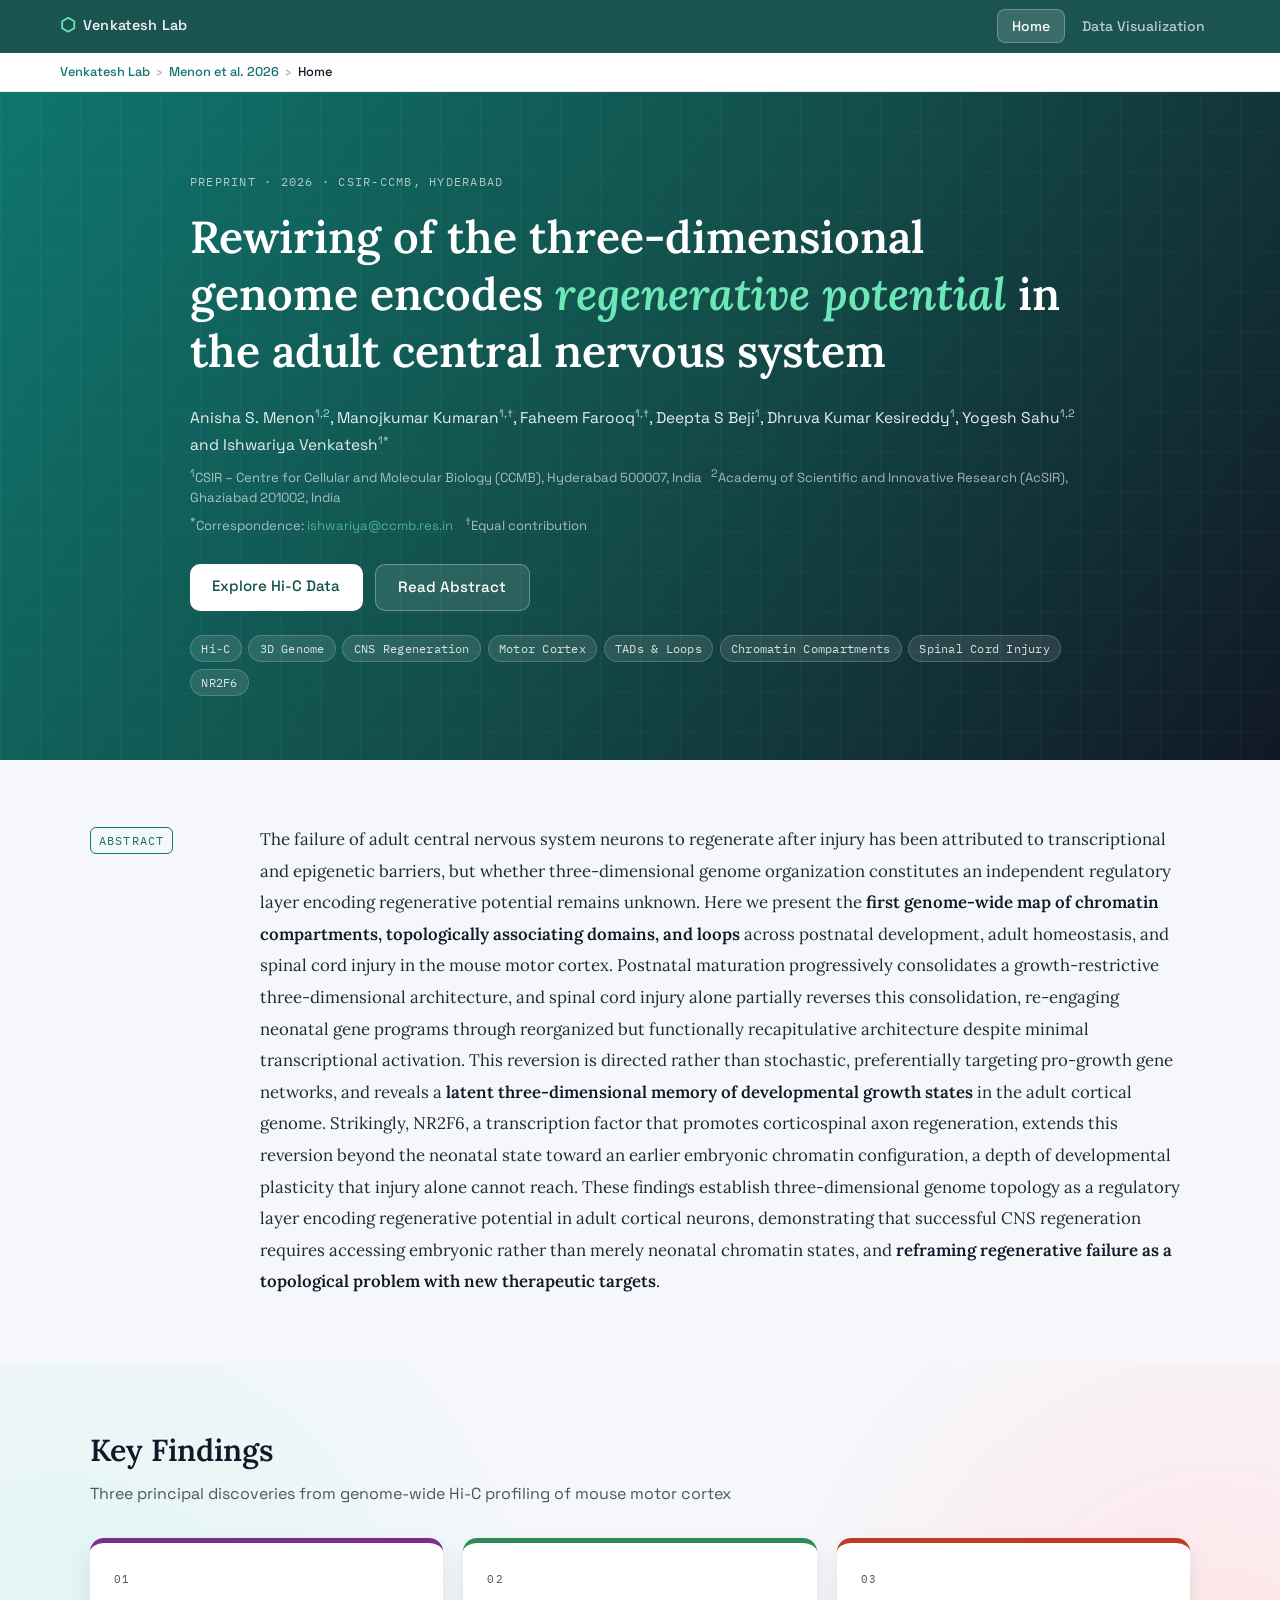
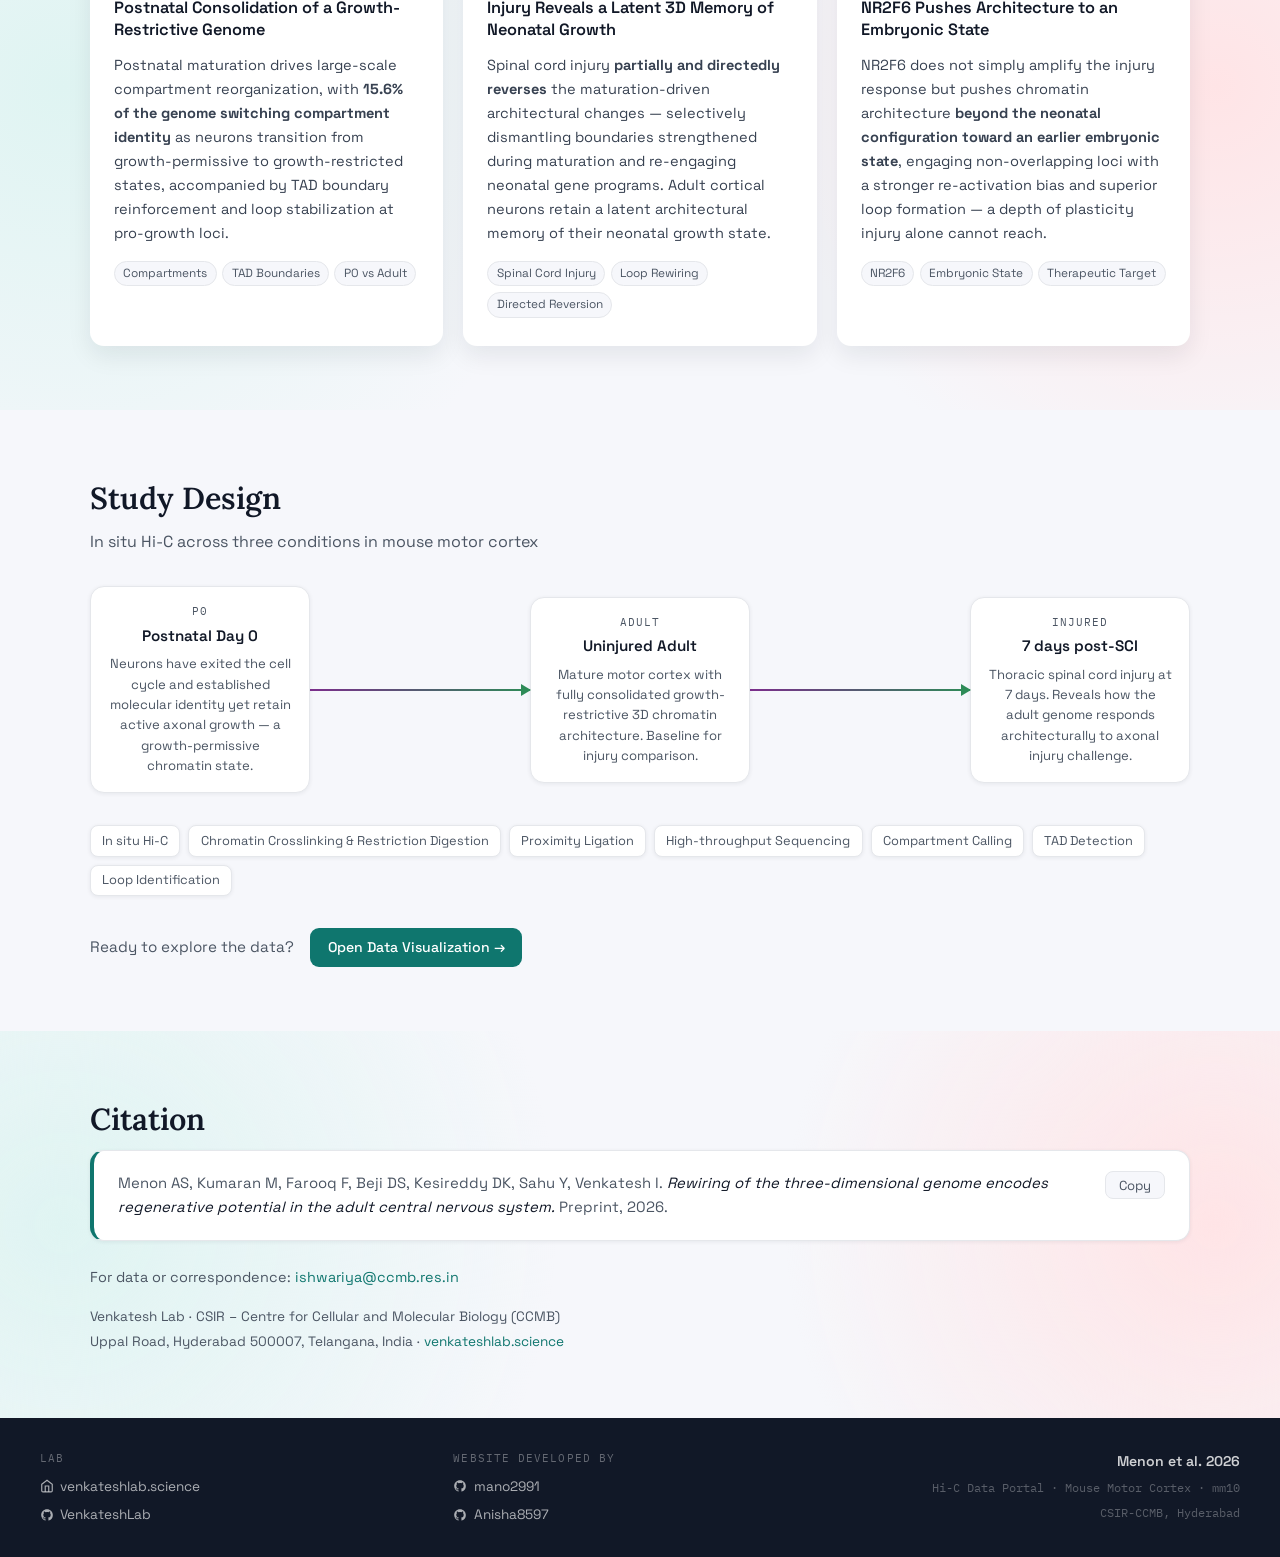
<file: index.html>
<!doctype html>
<html lang="en">
<head>
  <meta charset="UTF-8" />
  <meta name="viewport" content="width=device-width, initial-scale=1.0" />
  <title>Menon et al. 2026 — 3D Genome &amp; CNS Regeneration</title>
  <link rel="preconnect" href="https://fonts.googleapis.com" />
  <link rel="preconnect" href="https://fonts.gstatic.com" crossorigin />
  <link href="https://fonts.googleapis.com/css2?family=Space+Grotesk:wght@300;400;500;600;700&family=IBM+Plex+Mono:wght@400;600&family=Lora:ital,wght@0,400;0,600;1,400&display=swap" rel="stylesheet" />
  <link rel="stylesheet" href="styles.css" />
</head>
<body>

  <!-- ── TOPNAV ── -->
  <nav class="topnav">
    <div class="topnav-inner">
      <a href="https://venkateshlab.science/" target="_blank" rel="noopener" class="nav-lab-link">
        <span class="nav-lab-icon">⬡</span>
        <span class="nav-lab-name">Venkatesh Lab</span>
      </a>
      <ul class="nav-links">
        <li><a href="index.html" class="nav-tab active">Home</a></li>
        <li><a href="data.html" class="nav-tab">Data Visualization</a></li>
      </ul>
    </div>
  </nav>

  <!-- ── BREADCRUMB ── -->
  <div class="breadcrumb-bar">
    <div class="breadcrumb-inner">
      <a href="https://venkateshlab.science/" target="_blank" rel="noopener">Venkatesh Lab</a>
      <span class="bc-sep">›</span>
      <a href="index.html">Menon et al. 2026</a>
      <span class="bc-sep">›</span>
      <span class="bc-current">Home</span>
    </div>
  </div>

  <!-- ── HERO ── -->
  <header class="hero" id="home">
    <div class="hero-bg-grid"></div>
    <div class="hero-inner">
      <p class="eyebrow">Preprint · 2026 · CSIR-CCMB, Hyderabad</p>
      <h1 class="hero-title">
        Rewiring of the three-dimensional genome encodes
        <em>regenerative potential</em> in the adult central nervous system
      </h1>

      <p class="authors">
        Anisha&nbsp;S.&nbsp;Menon<sup>1,2</sup>,
        Manojkumar&nbsp;Kumaran<sup>1,†</sup>,
        Faheem&nbsp;Farooq<sup>1,†</sup>,
        Deepta&nbsp;S&nbsp;Beji<sup>1</sup>,
        Dhruva&nbsp;Kumar&nbsp;Kesireddy<sup>1</sup>,
        Yogesh&nbsp;Sahu<sup>1,2</sup>
        and Ishwariya&nbsp;Venkatesh<sup>1</sup><sup>*</sup>
      </p>

      <p class="affiliations">
        <sup>1</sup>CSIR – Centre for Cellular and Molecular Biology (CCMB), Hyderabad 500007, India&nbsp;&nbsp;
        <sup>2</sup>Academy of Scientific and Innovative Research (AcSIR), Ghaziabad 201002, India
      </p>
      <p class="affiliations">
        <sup>*</sup>Correspondence: <a href="mailto:ishwariya@ccmb.res.in" class="email-link">ishwariya@ccmb.res.in</a>
        &nbsp;&nbsp;
        <sup>†</sup>Equal contribution
      </p>

      <div class="hero-actions">
        <a href="data.html" class="hero-btn hero-btn-primary">Explore Hi-C Data</a>
        <a href="#abstract" class="hero-btn hero-btn-secondary">Read Abstract</a>
      </div>

      <div class="pill-row">
        <span class="pill">Hi-C</span>
        <span class="pill">3D Genome</span>
        <span class="pill">CNS Regeneration</span>
        <span class="pill">Motor Cortex</span>
        <span class="pill">TADs &amp; Loops</span>
        <span class="pill">Chromatin Compartments</span>
        <span class="pill">Spinal Cord Injury</span>
        <span class="pill">NR2F6</span>
      </div>
    </div>
  </header>

  <main>

    <!-- ── ABSTRACT ── -->
    <section class="section-wrap" id="abstract">
      <div class="section-inner two-col">
        <div class="col-label">
          <span class="section-tag">Abstract</span>
        </div>
        <div class="col-body">
          <p class="abstract-text">
            The failure of adult central nervous system neurons to regenerate after injury has been
            attributed to transcriptional and epigenetic barriers, but whether three-dimensional genome
            organization constitutes an independent regulatory layer encoding regenerative potential
            remains unknown. Here we present the <strong>first genome-wide map of chromatin compartments,
            topologically associating domains, and loops</strong> across postnatal development, adult
            homeostasis, and spinal cord injury in the mouse motor cortex. Postnatal maturation
            progressively consolidates a growth-restrictive three-dimensional architecture, and spinal cord
            injury alone partially reverses this consolidation, re-engaging neonatal gene programs through
            reorganized but functionally recapitulative architecture despite minimal transcriptional
            activation. This reversion is directed rather than stochastic, preferentially targeting
            pro-growth gene networks, and reveals a <strong>latent three-dimensional memory of
            developmental growth states</strong> in the adult cortical genome. Strikingly, NR2F6, a
            transcription factor that promotes corticospinal axon regeneration, extends this reversion
            beyond the neonatal state toward an earlier embryonic chromatin configuration, a depth of
            developmental plasticity that injury alone cannot reach. These findings establish
            three-dimensional genome topology as a regulatory layer encoding regenerative potential in
            adult cortical neurons, demonstrating that successful CNS regeneration requires accessing
            embryonic rather than merely neonatal chromatin states, and <strong>reframing regenerative
            failure as a topological problem with new therapeutic targets</strong>.
          </p>
        </div>
      </div>
    </section>

    <!-- ── KEY FINDINGS ── -->
    <section class="section-wrap alt-bg" id="findings">
      <div class="section-inner">
        <h2 class="section-title">Key Findings</h2>
        <p class="section-subtitle">Three principal discoveries from genome-wide Hi-C profiling of mouse motor cortex</p>

        <div class="findings-grid">

          <article class="finding-card finding-card-1">
            <div class="finding-number">01</div>
            <h3>Postnatal Consolidation of a Growth-Restrictive Genome</h3>
            <p>
              Postnatal maturation drives large-scale compartment reorganization, with
              <strong>15.6% of the genome switching compartment identity</strong> as neurons
              transition from growth-permissive to growth-restricted states, accompanied by
              TAD boundary reinforcement and loop stabilization at pro-growth loci.
            </p>
            <div class="finding-tags">
              <span>Compartments</span><span>TAD Boundaries</span><span>P0 vs Adult</span>
            </div>
          </article>

          <article class="finding-card finding-card-2">
            <div class="finding-number">02</div>
            <h3>Injury Reveals a Latent 3D Memory of Neonatal Growth</h3>
            <p>
              Spinal cord injury <strong>partially and directedly reverses</strong> the
              maturation-driven architectural changes — selectively dismantling boundaries
              strengthened during maturation and re-engaging neonatal gene programs.
              Adult cortical neurons retain a latent architectural memory of their neonatal
              growth state.
            </p>
            <div class="finding-tags">
              <span>Spinal Cord Injury</span><span>Loop Rewiring</span><span>Directed Reversion</span>
            </div>
          </article>

          <article class="finding-card finding-card-3">
            <div class="finding-number">03</div>
            <h3>NR2F6 Pushes Architecture to an Embryonic State</h3>
            <p>
              NR2F6 does not simply amplify the injury response but pushes chromatin
              architecture <strong>beyond the neonatal configuration toward an earlier
              embryonic state</strong>, engaging non-overlapping loci with a stronger
              re-activation bias and superior loop formation — a depth of plasticity
              injury alone cannot reach.
            </p>
            <div class="finding-tags">
              <span>NR2F6</span><span>Embryonic State</span><span>Therapeutic Target</span>
            </div>
          </article>

        </div>
      </div>
    </section>

    <!-- ── STUDY DESIGN ── -->
    <section class="section-wrap" id="design">
      <div class="section-inner">
        <h2 class="section-title">Study Design</h2>
        <p class="section-subtitle">In situ Hi-C across three conditions in mouse motor cortex</p>

        <div class="design-timeline">
          <div class="timeline-item tl-p0">
            <div class="tl-card">
              <p class="tl-label">P0</p>
              <p class="tl-title">Postnatal Day 0</p>
              <p class="tl-desc">Neurons have exited the cell cycle and established molecular identity yet retain active axonal growth — a growth-permissive chromatin state.</p>
            </div>
          </div>
          <div class="timeline-connector"></div>
          <div class="timeline-item tl-adult">
            <div class="tl-card">
              <p class="tl-label">Adult</p>
              <p class="tl-title">Uninjured Adult</p>
              <p class="tl-desc">Mature motor cortex with fully consolidated growth-restrictive 3D chromatin architecture. Baseline for injury comparison.</p>
            </div>
          </div>
          <div class="timeline-connector"></div>
          <div class="timeline-item tl-injured">
            <div class="tl-card">
              <p class="tl-label">Injured</p>
              <p class="tl-title">7 days post-SCI</p>
              <p class="tl-desc">Thoracic spinal cord injury at 7 days. Reveals how the adult genome responds architecturally to axonal injury challenge.</p>
            </div>
          </div>
        </div>

        <div class="methods-row">
          <div class="method-badge">In situ Hi-C</div>
          <div class="method-badge">Chromatin Crosslinking &amp; Restriction Digestion</div>
          <div class="method-badge">Proximity Ligation</div>
          <div class="method-badge">High-throughput Sequencing</div>
          <div class="method-badge">Compartment Calling</div>
          <div class="method-badge">TAD Detection</div>
          <div class="method-badge">Loop Identification</div>
        </div>

        <div class="data-cta">
          <p>Ready to explore the data?</p>
          <a href="data.html" class="data-cta-btn">Open Data Visualization →</a>
        </div>
      </div>
    </section>

    <!-- ── CITATION ── -->
    <section class="section-wrap alt-bg" id="citation">
      <div class="section-inner">
        <h2 class="section-title">Citation</h2>
        <div class="citation-box">
          <p class="citation-text">
            Menon AS, Kumaran M, Farooq F, Beji DS, Kesireddy DK, Sahu Y, Venkatesh I.
            <em>Rewiring of the three-dimensional genome encodes regenerative potential in the adult central nervous system.</em>
            Preprint, 2026.
          </p>
          <button class="copy-btn" onclick="
            navigator.clipboard.writeText('Menon AS, Kumaran M, Farooq F, Beji DS, Kesireddy DK, Sahu Y, Venkatesh I. Rewiring of the three-dimensional genome encodes regenerative potential in the adult central nervous system. Preprint, 2026.')
              .then(()=>{this.textContent='Copied!';setTimeout(()=>this.textContent='Copy',1800)})
              .catch(()=>{})
          ">Copy</button>
        </div>

        <div class="contact-row">
          <p>For data or correspondence: <a href="mailto:ishwariya@ccmb.res.in">ishwariya@ccmb.res.in</a></p>
          <p class="affil-full">
            Venkatesh Lab · CSIR – Centre for Cellular and Molecular Biology (CCMB)<br>
            Uppal Road, Hyderabad 500007, Telangana, India ·
            <a href="https://venkateshlab.science/" target="_blank" rel="noopener">venkateshlab.science</a>
          </p>
        </div>
      </div>
    </section>

  </main>

  <!-- ── FOOTER ── -->
  <footer class="site-footer">
    <div class="footer-inner">
      <div class="footer-top">
        <div class="footer-col">
          <p class="footer-label">Lab</p>
          <a href="https://venkateshlab.science/" target="_blank" rel="noopener" class="footer-link">
            <svg width="14" height="14" viewBox="0 0 24 24" fill="none" stroke="currentColor" stroke-width="2"><path d="M3 9l9-7 9 7v11a2 2 0 01-2 2H5a2 2 0 01-2-2z"/><polyline points="9 22 9 12 15 12 15 22"/></svg>
            venkateshlab.science
          </a>
          <a href="https://github.com/VenkateshLab" target="_blank" rel="noopener" class="footer-link">
            <svg width="14" height="14" viewBox="0 0 24 24" fill="currentColor"><path d="M12 2C6.477 2 2 6.484 2 12.017c0 4.425 2.865 8.18 6.839 9.504.5.092.682-.217.682-.483 0-.237-.008-.868-.013-1.703-2.782.605-3.369-1.343-3.369-1.343-.454-1.158-1.11-1.466-1.11-1.466-.908-.62.069-.608.069-.608 1.003.07 1.531 1.032 1.531 1.032.892 1.53 2.341 1.088 2.91.832.092-.647.35-1.088.636-1.338-2.22-.253-4.555-1.113-4.555-4.951 0-1.093.39-1.988 1.029-2.688-.103-.253-.446-1.272.098-2.65 0 0 .84-.27 2.75 1.026A9.564 9.564 0 0112 6.844c.85.004 1.705.115 2.504.337 1.909-1.296 2.747-1.027 2.747-1.027.546 1.379.202 2.398.1 2.651.64.7 1.028 1.595 1.028 2.688 0 3.848-2.339 4.695-4.566 4.943.359.309.678.92.678 1.855 0 1.338-.012 2.419-.012 2.747 0 .268.18.58.688.482A10.019 10.019 0 0022 12.017C22 6.484 17.522 2 12 2z"/></svg>
            VenkateshLab
          </a>
        </div>
        <div class="footer-col">
          <p class="footer-label">Website developed by</p>
          <a href="https://github.com/mano2991" target="_blank" rel="noopener" class="footer-link">
            <svg width="14" height="14" viewBox="0 0 24 24" fill="currentColor"><path d="M12 2C6.477 2 2 6.484 2 12.017c0 4.425 2.865 8.18 6.839 9.504.5.092.682-.217.682-.483 0-.237-.008-.868-.013-1.703-2.782.605-3.369-1.343-3.369-1.343-.454-1.158-1.11-1.466-1.11-1.466-.908-.62.069-.608.069-.608 1.003.07 1.531 1.032 1.531 1.032.892 1.53 2.341 1.088 2.91.832.092-.647.35-1.088.636-1.338-2.22-.253-4.555-1.113-4.555-4.951 0-1.093.39-1.988 1.029-2.688-.103-.253-.446-1.272.098-2.65 0 0 .84-.27 2.75 1.026A9.564 9.564 0 0112 6.844c.85.004 1.705.115 2.504.337 1.909-1.296 2.747-1.027 2.747-1.027.546 1.379.202 2.398.1 2.651.64.7 1.028 1.595 1.028 2.688 0 3.848-2.339 4.695-4.566 4.943.359.309.678.92.678 1.855 0 1.338-.012 2.419-.012 2.747 0 .268.18.58.688.482A10.019 10.019 0 0022 12.017C22 6.484 17.522 2 12 2z"/></svg>
            mano2991
          </a>
          <a href="https://github.com/Anisha8597" target="_blank" rel="noopener" class="footer-link">
            <svg width="14" height="14" viewBox="0 0 24 24" fill="currentColor"><path d="M12 2C6.477 2 2 6.484 2 12.017c0 4.425 2.865 8.18 6.839 9.504.5.092.682-.217.682-.483 0-.237-.008-.868-.013-1.703-2.782.605-3.369-1.343-3.369-1.343-.454-1.158-1.11-1.466-1.11-1.466-.908-.62.069-.608.069-.608 1.003.07 1.531 1.032 1.531 1.032.892 1.53 2.341 1.088 2.91.832.092-.647.35-1.088.636-1.338-2.22-.253-4.555-1.113-4.555-4.951 0-1.093.39-1.988 1.029-2.688-.103-.253-.446-1.272.098-2.65 0 0 .84-.27 2.75 1.026A9.564 9.564 0 0112 6.844c.85.004 1.705.115 2.504.337 1.909-1.296 2.747-1.027 2.747-1.027.546 1.379.202 2.398.1 2.651.64.7 1.028 1.595 1.028 2.688 0 3.848-2.339 4.695-4.566 4.943.359.309.678.92.678 1.855 0 1.338-.012 2.419-.012 2.747 0 .268.18.58.688.482A10.019 10.019 0 0022 12.017C22 6.484 17.522 2 12 2z"/></svg>
            Anisha8597
          </a>
        </div>
        <div class="footer-col footer-col-right">
          <p class="footer-paper">Menon et al. 2026</p>
          <p class="footer-muted">Hi-C Data Portal · Mouse Motor Cortex · mm10</p>
          <p class="footer-muted">CSIR-CCMB, Hyderabad</p>
        </div>
      </div>
    </div>
  </footer>

</body>
</html>
</file>
<file: styles.css>
/* ── TOKENS ── */
:root {
  --bg: #f6f7fb;
  --paper: #ffffff;
  --ink: #111827;
  --muted: #4b5563;
  --line: #e5e7eb;
  --accent: #0f766e;
  --accent-dark: #134e4a;
  --p0-color: #7B2D8B;
  --adult-color: #2E8B57;
  --injured-color: #C0392B;
  --shadow-sm: 0 1px 4px rgba(17,24,39,0.07);
  --shadow: 0 10px 25px rgba(17,24,39,0.08);
  --shadow-lg: 0 20px 50px rgba(17,24,39,0.12);
  --radius: 14px;
}

* { box-sizing: border-box; }
html { scroll-behavior: smooth; }

body {
  margin: 0;
  font-family: "Space Grotesk", sans-serif;
  color: var(--ink);
  background: var(--bg);
  line-height: 1.6;
}

/* ════════════════════════════════════════
   TOPNAV
════════════════════════════════════════ */
.topnav {
  position: sticky;
  top: 0;
  z-index: 100;
  background: rgba(19,78,74,0.97);
  backdrop-filter: blur(8px);
  border-bottom: 1px solid rgba(255,255,255,0.08);
}

.topnav-inner {
  max-width: 1200px;
  margin: 0 auto;
  padding: 0 1.25rem;
  display: flex;
  align-items: center;
  justify-content: space-between;
  height: 52px;
}

/* Lab link on the left */
.nav-lab-link {
  display: flex;
  align-items: center;
  gap: 0.45rem;
  text-decoration: none;
  color: rgba(255,255,255,0.9);
  font-weight: 600;
  font-size: 0.9rem;
  transition: opacity 0.15s;
}
.nav-lab-link:hover { opacity: 0.75; }

.nav-lab-icon {
  font-size: 1.1rem;
  color: #6ee7b7;
  line-height: 1;
}

.nav-lab-name { letter-spacing: 0.01em; }

/* Tabs on the right */
.nav-links {
  list-style: none;
  margin: 0;
  padding: 0;
  display: flex;
  align-items: center;
  gap: 0.2rem;
}

.nav-tab {
  display: inline-block;
  text-decoration: none;
  color: rgba(255,255,255,0.7);
  font-size: 0.875rem;
  font-weight: 500;
  padding: 0.3rem 0.85rem;
  border-radius: 8px;
  border: 1px solid transparent;
  transition: background 0.15s, color 0.15s, border-color 0.15s;
}

.nav-tab:hover {
  background: rgba(255,255,255,0.1);
  color: #fff;
}

.nav-tab.active {
  background: rgba(255,255,255,0.15);
  color: #fff;
  border-color: rgba(255,255,255,0.25);
}

/* ════════════════════════════════════════
   BREADCRUMB
════════════════════════════════════════ */
.breadcrumb-bar {
  background: var(--paper);
  border-bottom: 1px solid var(--line);
}

.breadcrumb-inner {
  max-width: 1200px;
  margin: 0 auto;
  padding: 0.5rem 1.25rem;
  display: flex;
  align-items: center;
  gap: 0.4rem;
  font-size: 0.8rem;
  color: var(--muted);
  flex-wrap: wrap;
}

.breadcrumb-inner a {
  color: var(--accent);
  text-decoration: none;
  font-weight: 500;
}
.breadcrumb-inner a:hover { text-decoration: underline; }

.bc-sep { color: #9ca3af; font-size: 0.85rem; }

.bc-current {
  color: var(--ink);
  font-weight: 500;
}

/* ════════════════════════════════════════
   HERO (index.html)
════════════════════════════════════════ */
.hero {
  position: relative;
  background: linear-gradient(125deg, #0f766e 0%, #134e4a 50%, #111827 100%);
  color: #fff;
  padding: 5rem 1.25rem 4rem;
  overflow: hidden;
}

.hero-bg-grid {
  position: absolute;
  inset: 0;
  background-image:
    linear-gradient(rgba(255,255,255,0.03) 1px, transparent 1px),
    linear-gradient(90deg, rgba(255,255,255,0.03) 1px, transparent 1px);
  background-size: 40px 40px;
  pointer-events: none;
}

.hero-inner {
  position: relative;
  max-width: 900px;
  margin: 0 auto;
}

.eyebrow {
  margin: 0 0 1rem;
  font-family: "IBM Plex Mono", monospace;
  font-size: 0.78rem;
  letter-spacing: 0.1em;
  opacity: 0.65;
  text-transform: uppercase;
}

.hero-title {
  margin: 0 0 1.5rem;
  font-family: "Lora", serif;
  font-size: clamp(1.8rem, 3.5vw, 2.8rem);
  font-weight: 600;
  line-height: 1.28;
}

.hero-title em { font-style: italic; color: #6ee7b7; }

.authors {
  margin: 0 0 0.4rem;
  font-size: 0.97rem;
  opacity: 0.9;
  line-height: 1.7;
}

.authors sup { font-size: 0.7em; opacity: 0.8; }

.affiliations {
  margin: 0 0 0.3rem;
  font-size: 0.82rem;
  opacity: 0.62;
  line-height: 1.5;
}

.email-link { color: #6ee7b7; text-decoration: none; }
.email-link:hover { text-decoration: underline; }

.hero-actions {
  display: flex;
  gap: 0.75rem;
  margin: 1.75rem 0 1.5rem;
  flex-wrap: wrap;
}

.hero-btn {
  display: inline-block;
  text-decoration: none;
  font-size: 0.94rem;
  font-weight: 500;
  padding: 0.65rem 1.4rem;
  border-radius: 10px;
  transition: transform 0.15s, box-shadow 0.15s;
}

.hero-btn:hover { transform: translateY(-2px); box-shadow: 0 6px 20px rgba(0,0,0,0.25); }

.hero-btn-primary  { background: #fff; color: var(--accent-dark); }
.hero-btn-secondary {
  background: rgba(255,255,255,0.1);
  color: #fff;
  border: 1px solid rgba(255,255,255,0.3);
}

.pill-row { display: flex; flex-wrap: wrap; gap: 0.4rem; margin-top: 0.5rem; }

.pill {
  background: rgba(255,255,255,0.1);
  border: 1px solid rgba(255,255,255,0.18);
  color: rgba(255,255,255,0.82);
  font-size: 0.75rem;
  padding: 0.2rem 0.65rem;
  border-radius: 20px;
  font-family: "IBM Plex Mono", monospace;
  letter-spacing: 0.02em;
}

/* ════════════════════════════════════════
   PAGE HEADER (data.html)
════════════════════════════════════════ */
.page-header {
  background: linear-gradient(110deg, #0f766e 0%, #134e4a 100%);
  color: #fff;
  padding: 2.5rem 1.25rem;
}

.page-header-inner { max-width: 1100px; margin: 0 auto; }

.page-header-title {
  margin: 0 0 0.5rem;
  font-family: "Lora", serif;
  font-size: clamp(1.5rem, 2.5vw, 2rem);
  font-weight: 600;
}

.page-header-sub {
  margin: 0;
  font-size: 0.95rem;
  opacity: 0.85;
  display: flex;
  flex-wrap: wrap;
  align-items: center;
  gap: 0.35rem;
}

.sample-tag {
  display: inline-block;
  font-family: "IBM Plex Mono", monospace;
  font-size: 0.75rem;
  font-weight: 600;
  padding: 0.15rem 0.5rem;
  border-radius: 6px;
  border: 1px solid rgba(255,255,255,0.3);
}

.p0-tag      { background: rgba(123,45,139,0.4); }
.adult-tag   { background: rgba(46,139,87,0.4); }
.injured-tag { background: rgba(192,57,43,0.4); }

/* ════════════════════════════════════════
   SECTIONS (index.html)
════════════════════════════════════════ */
.section-wrap { padding: 4rem 1.25rem; }

.alt-bg {
  background:
    radial-gradient(circle at 5% 50%, #dff4f2 0, transparent 40%),
    radial-gradient(circle at 95% 50%, #ffe4e6 0, transparent 35%),
    var(--bg);
}

.section-inner { max-width: 1100px; margin: 0 auto; }

.section-title {
  margin: 0 0 0.4rem;
  font-family: "Lora", serif;
  font-size: clamp(1.4rem, 2.5vw, 1.9rem);
  font-weight: 600;
}

.section-subtitle { margin: 0 0 2rem; color: var(--muted); font-size: 1rem; }

/* Abstract two-col */
.two-col {
  display: grid;
  grid-template-columns: 130px 1fr;
  gap: 2.5rem;
  align-items: start;
}

.col-label { padding-top: 0.15rem; }

.section-tag {
  display: inline-block;
  font-family: "IBM Plex Mono", monospace;
  font-size: 0.72rem;
  letter-spacing: 0.1em;
  text-transform: uppercase;
  color: var(--accent);
  border: 1px solid var(--accent);
  border-radius: 6px;
  padding: 0.2rem 0.5rem;
}

.abstract-text {
  margin: 0;
  font-family: "Lora", serif;
  font-size: 1.05rem;
  line-height: 1.88;
  color: #1f2937;
}

.abstract-text strong { color: var(--ink); font-weight: 600; }

/* ── KEY FINDINGS ── */
.findings-grid {
  display: grid;
  grid-template-columns: repeat(auto-fit, minmax(300px, 1fr));
  gap: 1.25rem;
}

.finding-card {
  background: var(--paper);
  border-radius: var(--radius);
  box-shadow: var(--shadow);
  padding: 1.75rem 1.5rem;
  border-top: 5px solid transparent;
  transition: transform 0.2s, box-shadow 0.2s;
}

.finding-card:hover { transform: translateY(-3px); box-shadow: var(--shadow-lg); }
.finding-card-1 { border-top-color: var(--p0-color); }
.finding-card-2 { border-top-color: var(--adult-color); }
.finding-card-3 { border-top-color: var(--injured-color); }

.finding-number {
  font-family: "IBM Plex Mono", monospace;
  font-size: 0.7rem;
  letter-spacing: 0.12em;
  color: var(--muted);
  margin-bottom: 0.5rem;
}

.finding-card h3 { margin: 0 0 0.7rem; font-size: 1.02rem; font-weight: 600; line-height: 1.35; }
.finding-card p  { margin: 0 0 1rem; font-size: 0.91rem; color: #374151; line-height: 1.65; }

.finding-tags { display: flex; flex-wrap: wrap; gap: 0.35rem; }
.finding-tags span {
  font-size: 0.74rem;
  background: var(--bg);
  border: 1px solid var(--line);
  border-radius: 20px;
  padding: 0.15rem 0.52rem;
  color: var(--muted);
}

/* ── STUDY DESIGN / TIMELINE ── */
.design-timeline {
  display: flex;
  align-items: center;
  margin-bottom: 2rem;
  flex-wrap: wrap;
  gap: 0;
}

.timeline-connector {
  flex: 1;
  min-width: 40px;
  position: relative;
  height: 2px;
  background: linear-gradient(90deg, var(--p0-color), var(--adult-color));
}

/* Arrowhead at the right end of each connector */
.timeline-connector::after {
  content: '';
  position: absolute;
  right: -1px;
  top: 50%;
  transform: translateY(-50%);
  border-left: 10px solid var(--adult-color);
  border-top: 6px solid transparent;
  border-bottom: 6px solid transparent;
}

.timeline-item {
  display: flex;
  flex-direction: column;
  align-items: center;
  flex: 0 0 auto;
  width: 220px;
}

.tl-card {
  background: var(--paper);
  border: 1px solid var(--line);
  border-radius: var(--radius);
  padding: 1rem;
  text-align: center;
  box-shadow: var(--shadow-sm);
  width: 100%;
}

.tl-label {
  margin: 0 0 0.15rem;
  font-family: "IBM Plex Mono", monospace;
  font-size: 0.7rem;
  letter-spacing: 0.08em;
  text-transform: uppercase;
  color: var(--muted);
}

.tl-title { margin: 0 0 0.4rem; font-weight: 600; font-size: 0.95rem; }
.tl-desc  { margin: 0; font-size: 0.82rem; color: var(--muted); line-height: 1.55; }

.methods-row { display: flex; flex-wrap: wrap; gap: 0.5rem; }

.method-badge {
  background: var(--paper);
  border: 1px solid var(--line);
  border-radius: 8px;
  padding: 0.28rem 0.7rem;
  font-size: 0.8rem;
  color: var(--muted);
  box-shadow: var(--shadow-sm);
}

/* Data CTA */
.data-cta {
  margin-top: 2rem;
  display: flex;
  align-items: center;
  gap: 1rem;
  flex-wrap: wrap;
}

.data-cta p { margin: 0; color: var(--muted); font-size: 0.95rem; }

.data-cta-btn {
  display: inline-block;
  text-decoration: none;
  background: var(--accent);
  color: #fff;
  padding: 0.5rem 1.1rem;
  border-radius: 9px;
  font-size: 0.88rem;
  font-weight: 500;
  transition: background 0.15s, transform 0.15s;
}

.data-cta-btn:hover { background: var(--accent-dark); transform: translateX(2px); }

/* ── CITATION ── */
.citation-box {
  background: var(--paper);
  border: 1px solid var(--line);
  border-left: 4px solid var(--accent);
  border-radius: var(--radius);
  padding: 1.25rem 1.5rem;
  display: flex;
  align-items: flex-start;
  gap: 1rem;
  flex-wrap: wrap;
  box-shadow: var(--shadow-sm);
  margin-bottom: 1.5rem;
}

.citation-text {
  margin: 0;
  flex: 1;
  font-size: 0.93rem;
  line-height: 1.65;
  color: var(--muted);
}

.citation-text em { color: var(--ink); font-style: italic; }

.copy-btn {
  flex-shrink: 0;
  font-size: 0.82rem;
  padding: 0.3rem 0.8rem;
  border: 1px solid var(--line);
  border-radius: 8px;
  background: var(--bg);
  color: var(--muted);
  cursor: pointer;
  transition: background 0.15s, color 0.15s;
}

.copy-btn:hover { background: var(--accent); color: #fff; border-color: var(--accent); }

.contact-row { font-size: 0.9rem; color: var(--muted); line-height: 1.8; }
.contact-row a { color: var(--accent); text-decoration: none; }
.contact-row a:hover { text-decoration: underline; }
.affil-full { margin: 0.25rem 0 0; font-size: 0.85rem; }

/* ════════════════════════════════════════
   DATA PAGE SECTIONS
════════════════════════════════════════ */
.data-main {
  max-width: 1200px;
  margin: 0 auto;
  padding: 2rem 1.25rem 3rem;
  display: grid;
  gap: 1.5rem;
}

.data-section {
  background: var(--paper);
  border: 1px solid var(--line);
  border-radius: var(--radius);
  box-shadow: var(--shadow-sm);
  padding: 1.5rem;
}

.data-section-title {
  margin: 0 0 1rem;
  font-size: 1rem;
  font-weight: 600;
  font-family: "Space Grotesk", sans-serif;
  color: var(--ink);
}

/* Summary cards */
.summary-grid {
  display: grid;
  grid-template-columns: repeat(auto-fit, minmax(240px, 1fr));
  gap: 0.8rem;
}

.card {
  border: 1px solid var(--line);
  border-radius: 12px;
  padding: 1rem;
  background: var(--bg);
  box-shadow: var(--shadow-sm);
}

.card h3 { margin: 0 0 0.5rem; font-size: 0.95rem; }

.stat {
  font-size: 1.75rem;
  margin: 0.15rem 0;
  font-weight: 700;
  line-height: 1.2;
}

.meta { margin: 0 0 0.4rem; color: var(--muted); font-size: 0.85rem; }

/* Download */
.download-grid {
  display: grid;
  grid-template-columns: repeat(auto-fit, minmax(220px, 1fr));
  gap: 1.25rem;
}

.dl-group { display: flex; flex-direction: column; gap: 0.45rem; }

.dl-sample {
  margin: 0;
  font-weight: 600;
  font-family: "IBM Plex Mono", monospace;
  font-size: 0.82rem;
  letter-spacing: 0.06em;
  text-transform: uppercase;
}

.dl-p0      { color: var(--p0-color); }
.dl-adult   { color: var(--adult-color); }
.dl-injured { color: var(--injured-color); }

.dl-links { display: flex; flex-wrap: wrap; gap: 0.4rem; }

.dl-btn {
  display: inline-block;
  text-decoration: none;
  border: 1px solid var(--accent);
  color: var(--accent);
  padding: 0.28rem 0.6rem;
  border-radius: 8px;
  font-size: 0.8rem;
  transition: background 0.15s, color 0.15s;
}

.dl-btn:hover { background: var(--accent); color: #fff; }

/* Browser */
.browser-head {
  display: flex;
  justify-content: space-between;
  align-items: flex-start;
  gap: 1rem;
  flex-wrap: wrap;
  margin-bottom: 0.75rem;
}

.controls { display: flex; align-items: center; gap: 0.5rem; flex-wrap: wrap; }

.controls input[type="text"] {
  flex: 1;
  min-width: 220px;
  padding: 0.3rem 0.55rem;
  border: 1px solid var(--line);
  border-radius: 8px;
  font-family: inherit;
  font-size: 0.9rem;
}

.controls input[type="text"]:focus { outline: none; border-color: var(--accent); }

input, button, select {
  border: 1px solid var(--line);
  border-radius: 8px;
  padding: 0.3rem 0.55rem;
  font-family: inherit;
}

button {
  border-color: var(--accent);
  color: var(--accent);
  background: #fff;
  cursor: pointer;
  transition: background 0.15s, color 0.15s;
  font-size: 0.88rem;
}

button:hover { background: var(--accent); color: #fff; }

.legend {
  display: flex;
  flex-wrap: wrap;
  gap: 0.85rem;
  margin-bottom: 0.75rem;
  font-size: 0.85rem;
  color: var(--muted);
}

.legend-item { display: flex; align-items: center; gap: 0.35rem; }

.swatch {
  display: inline-block;
  width: 13px;
  height: 13px;
  border-radius: 3px;
  flex-shrink: 0;
}

.swatch-split { background: linear-gradient(90deg, var(--c1) 50%, var(--c2) 50%); }

#igvContainer {
  width: 100%;
  min-height: 600px;
  border: 1px solid var(--line);
  border-radius: 8px;
  overflow: hidden;
  background: #fff;
}

.hint { margin: 0.4rem 0 0; color: var(--muted); font-size: 0.88rem; }

/* ════════════════════════════════════════
   FOOTER
════════════════════════════════════════ */
.site-footer {
  background: #111827;
  color: rgba(255,255,255,0.55);
  padding: 2rem 1.25rem;
}

.footer-inner { max-width: 1200px; margin: 0 auto; }

.footer-top {
  display: flex;
  gap: 2.5rem;
  flex-wrap: wrap;
  align-items: flex-start;
}

.footer-col {
  display: flex;
  flex-direction: column;
  gap: 0.4rem;
  flex: 1;
  min-width: 160px;
}

.footer-col-right { text-align: right; }

.footer-label {
  margin: 0 0 0.1rem;
  font-family: "IBM Plex Mono", monospace;
  font-size: 0.68rem;
  letter-spacing: 0.1em;
  text-transform: uppercase;
  color: rgba(255,255,255,0.35);
}

.footer-link {
  display: flex;
  align-items: center;
  gap: 0.4rem;
  color: rgba(255,255,255,0.65);
  text-decoration: none;
  font-size: 0.85rem;
  transition: color 0.15s;
}

.footer-link:hover { color: #6ee7b7; }

.footer-paper {
  margin: 0;
  font-weight: 600;
  font-size: 0.88rem;
  color: rgba(255,255,255,0.8);
}

.footer-muted {
  margin: 0;
  font-family: "IBM Plex Mono", monospace;
  font-size: 0.72rem;
  color: rgba(255,255,255,0.3);
  line-height: 1.6;
}

/* ════════════════════════════════════════
   RESPONSIVE
════════════════════════════════════════ */
@media (max-width: 768px) {
  .hero { padding: 3rem 1rem 2.5rem; }
  .section-wrap { padding: 2.5rem 1rem; }
  .two-col { grid-template-columns: 1fr; gap: 1rem; }
  .col-label { padding-top: 0; }

  .topnav-inner { gap: 0.5rem; }
  .nav-lab-name { display: none; }
  .nav-tab { font-size: 0.8rem; padding: 0.25rem 0.55rem; }

  .design-timeline { flex-direction: column; gap: 0.75rem; }
  .timeline-connector { display: none; }
  .timeline-item { width: 100%; }
  .tl-card { text-align: left; }

  .footer-col-right { text-align: left; }
  .footer-top { gap: 1.5rem; }

  .data-main { padding: 1rem 0.75rem 2rem; }
}

/* ── IGV compat ── */
#higlassMount { width: 100%; min-height: 560px; background: #f8fafc; }
#juiceboxFrame { width: 100%; min-height: 560px; border: 0; background: #f8fafc; }
.iframe-wrap { margin-top: 0.6rem; border: 1px solid var(--line); border-radius: 12px; overflow: hidden; }
.table-wrap { margin-top: 0.8rem; overflow-x: auto; }
table { border-collapse: collapse; width: 100%; font-size: 0.88rem; }
th, td { border: 1px solid var(--line); padding: 0.4rem; text-align: left; }
th { background: #f3f4f6; }
</file>
